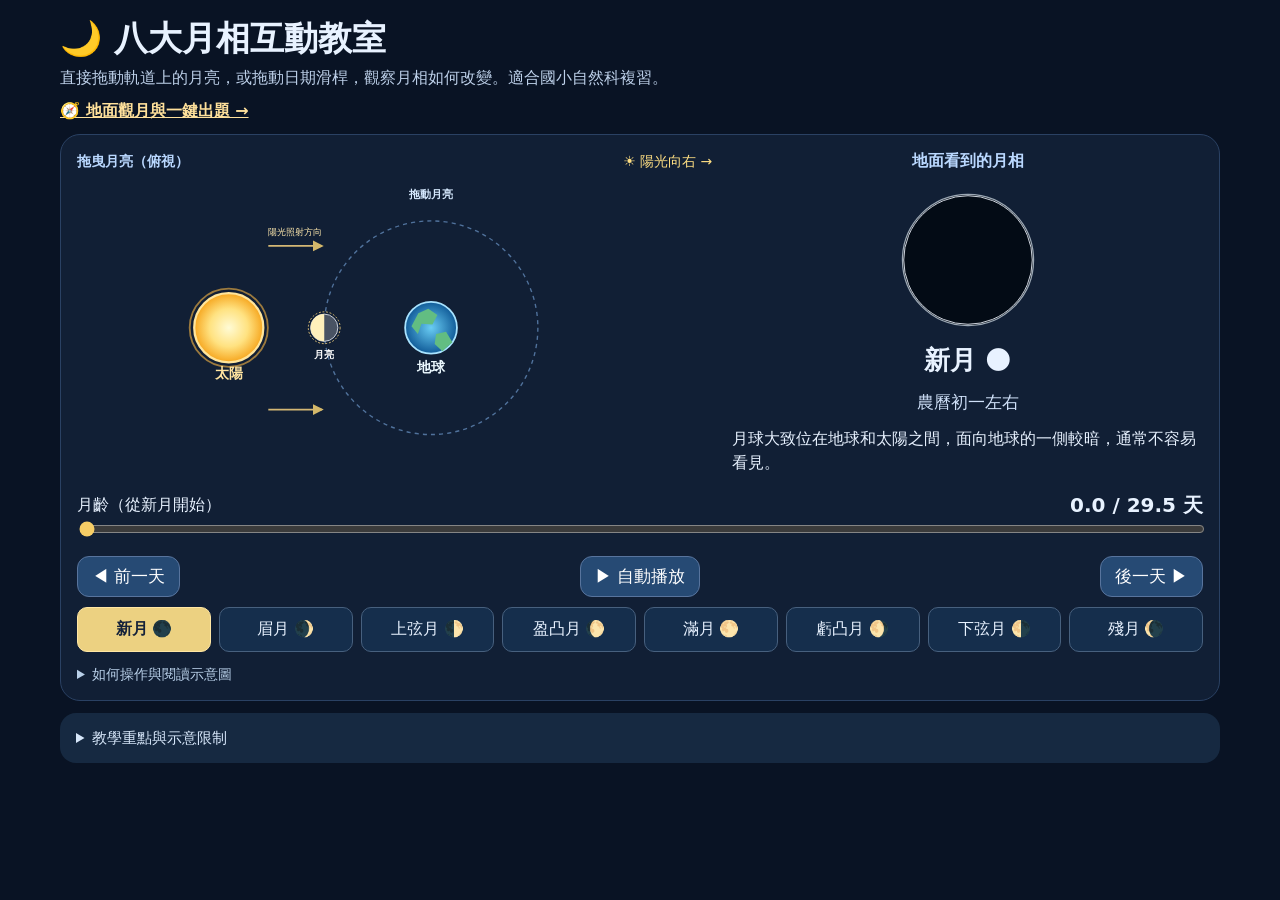
<file: index.html>
<!doctype html><html lang="zh-Hant"><head><meta charset="UTF-8"><meta name="viewport" content="width=device-width,initial-scale=1"><title>八大月相｜互動自然課</title><link rel="stylesheet" href="./assets/styles.css"></head><body class="orbit-page"><main class="wrap"><h1>🌙 八大月相互動教室</h1><p class="sub">直接拖動軌道上的月亮，或拖動日期滑桿，觀察月相如何改變。適合國小自然科複習。</p><p class="page-link"><a style="color:#ffe19b;font-weight:bold" href="./sky.html">🧭 地面觀月與一鍵出題 →</a></p><div class="layout"><section class="panel"><div class="bar"><span class="tag">拖曳月亮（俯視）</span><span class="sun">☀ 陽光向右 →</span></div><div class="orbit"><svg viewBox="0 0 920 660" role="img" aria-label="左邊是太陽，中間偏右是地球，月亮可沿著地球周圍軌道拖曳。">
<defs><radialGradient id="earthG"><stop stop-color="#69cdf4"/><stop offset="1" stop-color="#115c99"/></radialGradient><radialGradient id="sunG"><stop stop-color="#fffbd5"/><stop offset=".55" stop-color="#ffe281"/><stop offset="1" stop-color="#f6a720"/></radialGradient><marker id="arrow" markerWidth="8" markerHeight="8" refX="5" refY="3" orient="auto"><path d="M0 0L6 3L0 6Z" fill="#ffda76"/></marker></defs>
<circle cx="540" cy="325" r="235" fill="none" stroke="#50729c" stroke-dasharray="9 9" stroke-width="3"/>
<g><circle cx="95" cy="325" r="76" fill="url(#sunG)" stroke="#ffe59b" stroke-width="5"/><circle cx="95" cy="325" r="86" fill="none" stroke="#f9b845" stroke-width="4" opacity=".6"/><text x="95" y="435" text-anchor="middle" fill="#ffe4a0" font-size="31" font-weight="bold">太陽</text></g>
<g stroke="#ffd983" stroke-width="4" opacity=".82" marker-end="url(#arrow)"><path d="M182 145H300"/><path d="M182 505H300"/></g><text x="240" y="120" text-anchor="middle" fill="#ffe9ae" font-size="20">陽光照射方向</text>
<g><circle cx="540" cy="325" r="57" fill="url(#earthG)" stroke="#a8e3ff" stroke-width="4"/><path d="M512 293l22-10 20 14-11 21-24-2-8 23-14-17zM551 339l22-5 14 23-22 20-17-16z" fill="#62bd82"/><text x="540" y="422" text-anchor="middle" fill="#ecf9ff" font-size="30" font-weight="bold">地球</text></g>
<text x="540" y="39" text-anchor="middle" fill="#d7eaff" font-size="24" font-weight="bold">拖動月亮</text>
<g id="moonOrbit"></g>
</svg></div><details class="legend"><summary>如何操作與閱讀示意圖</summary><p>可以用滑鼠或手指直接拖動月球。重點看三個天體的相對位置：太陽固定畫在左側，地球在中央偏右，月球沿圓形軌道繞地球公轉。黃色箭頭表示陽光照射的方向；此圖沒有標示東南西北，也不代表地面天空的方位。</p></details></section><section class="panel"><div class="tag">地面看到的月相</div><svg class="moonview" viewBox="0 0 220 220"><defs><clipPath id="clipMoon"><circle cx="110" cy="110" r="101"/></clipPath></defs><circle cx="110" cy="110" r="103" fill="#030b15" stroke="#9ba7b3" stroke-width="2"/><g id="moonLight" clip-path="url(#clipMoon)"></g><circle cx="110" cy="110" r="101" fill="none" stroke="#d7dce5" stroke-width="1.5"/></svg><div id="phase" class="phase">新月 🌑</div><div id="lunar" class="date">農曆初一左右</div><p id="description" class="desc"></p><div class="controls"><div class="bar"><label for="day">月齡（從新月開始）</label><strong class="days"><span id="dayVal">0</span> / 29.5 天</strong></div><input id="day" aria-label="調整月齡" type="range" min="0" max="29.5" value="0" step="0.1"><div class="bar" style="margin-top:15px"><button class="button" id="back">◀ 前一天</button><button class="button" id="play">▶ 自動播放</button><button class="button" id="next">後一天 ▶</button></div><div class="chips" id="chips"></div></div></section></div><details class="note"><summary>教學重點與示意限制</summary><strong>先記住五個重點：</strong>① 太陽照亮月球的一半，不是月球自己發光。② 月球繞地球公轉，我們看見受光部分的比例因此變化。③ 上弦月通常是<strong>右半邊亮</strong>、下弦月通常是<strong>左半邊亮</strong>（以臺灣常見的觀察方向示意）。④ 新月時月球大致在太陽與地球之間；滿月時地球大致在太陽和月球中間，但月球通常不會進入地球影子；進入地影才可能發生月食。⑤ 請觀察圖中<strong>三個天體的相對位置</strong>，不用記東南西北。<br><strong>注意：</strong>農曆日期僅為概略對照，實際月相時刻會因月份而不同；圖形大小、距離與光線均未按真實比例繪製。</details></main><script src="./assets/phases.js" defer></script><script src="./assets/app.js" defer></script></body></html>
</file>
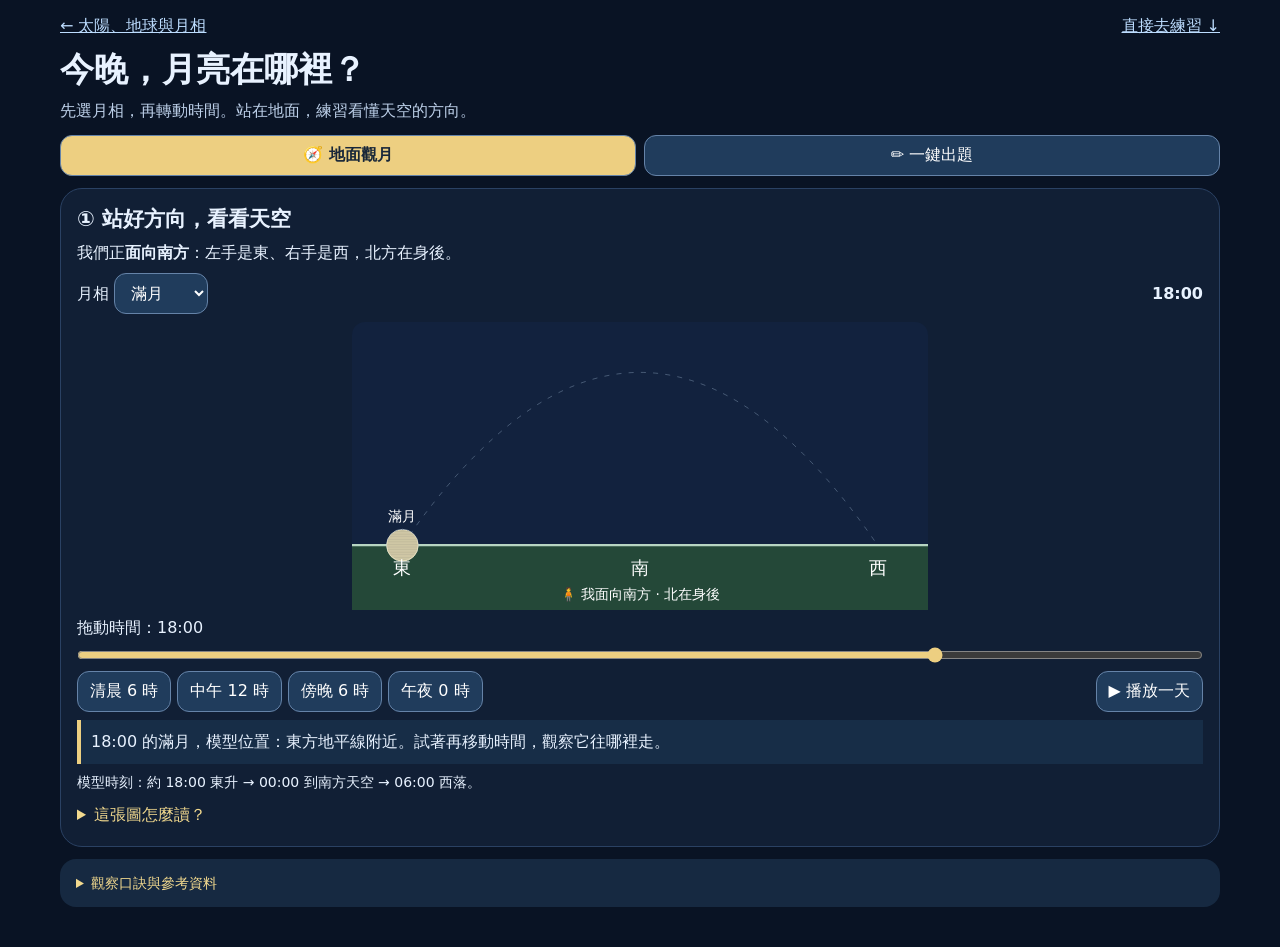
<file: sky.html>
<!doctype html>
<html lang="zh-Hant"><head><meta charset="utf-8"><meta name="viewport" content="width=device-width,initial-scale=1"><title>地面觀月與一鍵出題｜八大月相</title><link rel="stylesheet" href="./assets/styles.css"><link rel="stylesheet" href="./assets/sky.css"><script src="./assets/sky.js" defer></script><script src="./assets/layout.js" defer></script></head>
<body class="sky-page"><main class="wrap"><nav><a href="./index.html">← 太陽、地球與月相</a><a href="#quiz">直接去練習 ↓</a></nav><p class="tag">小小觀月員 · 地面視角</p><h1>今晚，月亮在哪裡？</h1><p class="sub">先選月相，再轉動時間。站在地面，練習看懂天空的方向。</p>
<div class="mode-switch" role="group" aria-label="學習模式"><button id="observeMode" aria-pressed="true">🧭 地面觀月</button><button id="quizMode" aria-pressed="false">✏️ 一鍵出題</button></div><section id="observe" class="panel"><h2>① 站好方向，看看天空</h2><p>我們正<strong>面向南方</strong>：左手是東、右手是西，北方在身後。</p><div class="bar"><label>月相 <select id="skyPhase"><option value="0">新月</option><option value="1">眉月</option><option value="2">上弦月</option><option value="3">盈凸月</option><option value="4" selected>滿月</option><option value="5">虧凸月</option><option value="6">下弦月</option><option value="7">殘月</option></select></label><strong id="clock"></strong></div>
<svg id="sky" viewBox="0 0 800 400" role="img" aria-labelledby="skyTitle"><title id="skyTitle">地面觀月示意</title><rect id="skyBg" width="800" height="400" rx="18" fill="#12223e"/><path d="M70 310 Q400 -170 730 310" fill="none" stroke="#a5bdd6" stroke-dasharray="7 10" opacity=".5"/><path d="M0 310H800V400H0Z" fill="#244838"/><path d="M0 310H800" stroke="#b7d5c2" stroke-width="3"/><g id="skyMoon"></g><g fill="#fff" font-size="25" text-anchor="middle"><text x="70" y="350">東</text><text x="400" y="350">南</text><text x="730" y="350">西</text><text x="400" y="385" font-size="19">🧍 我面向南方 · 北在身後</text></g></svg>
<label for="hour">拖動時間：<span id="timeText"></span></label><input id="hour" type="range" min="0" max="23.5" step="0.5" value="18"><div class="bar"><div class="quick"><button data-hour="6">清晨 6 時</button><button data-hour="12">中午 12 時</button><button data-hour="18">傍晚 6 時</button><button data-hour="0">午夜 0 時</button></div><button id="skyPlay">▶ 播放一天</button></div><p id="skyStatus" class="explain" aria-live="polite"></p><p id="schedule"></p><details><summary>這張圖怎麼讀？</summary><p>虛線是簡化的東升西落路徑。月亮在地平線下時不畫出來；新月只標示位置，通常看不見。白天月亮在地平線上，也不一定容易看見。</p><p>此模型把每種月相固定住，只練習一天中的大致位置；真實月相也會隨時間慢慢變化。圖中南方為課堂簡化模型，實際升落方位、最高位置與高度會隨日期及觀測地點改變，並非臺灣即時星圖。</p></details></section>
<section id="quiz" class="panel quiz" hidden><p class="tag">② 想一想，再選答案</p><h2>一鍵出題練習室</h2><p>方位題都依照上面的簡化模型，不需要背真實天文時刻。</p><div class="bar"><label>題目類型 <select id="category"><option value="all">綜合練習</option><option value="direction">月相 × 時間 × 方位</option><option value="compass">東西南北</option><option value="concept">月相小知識</option></select></label><label>呈現方式 <select id="format"><option value="all">圖文混合</option><option value="image">只出看圖題</option><option value="text">只出文字題</option></select></label><button id="newQuestion" class="primary">✨ 一鍵出題</button></div><p id="bankCount" class="legend"></p><p id="score">本輪答對 0 / 已答 0 題</p><h3 id="question" tabindex="-1">按「一鍵出題」，開始挑戰！</h3><div id="questionImage" hidden></div><div id="answers" class="answers"></div><p id="feedback" class="explain" aria-live="polite"></p><button id="showModel" hidden>🔎 到天空驗證這一題</button><button id="resetScore">重新計分</button><p class="legend">題目抽完一輪前不重複。每題只計第一次作答，成績只保留在本次頁面中。</p></section>
<details class="note"><summary>觀察口訣與參考資料</summary><strong>觀察口訣：</strong>先看月相，再看時間，最後判斷方向。月亮的東升西落主要與地球自轉有關；月相的循環則與月球繞地球公轉有關。<p>延伸閱讀：<a href="https://science.nasa.gov/moon/moon-phases/" target="_blank" rel="noopener">NASA 月相介紹</a> · <a href="https://spaceplace.nasa.gov/moon-phases/en/" target="_blank" rel="noopener">NASA 兒童月相教學</a></p></details></main></body></html>
</file>
<file: assets/styles.css>
:root{font-family:'Microsoft JhengHei','Noto Sans TC',system-ui,sans-serif;color:#e8f2ff;background:#091324}*{box-sizing:border-box}body{margin:0}.wrap{max-width:1500px;margin:auto;padding:22px 24px 40px}h1{font-size:clamp(30px,3.4vw,48px);margin:0 0 10px}.sub{color:#bdd0e9;font-size:18px;margin:0 0 23px}.layout{display:grid;grid-template-columns:minmax(480px,1.4fr) minmax(340px,1fr);gap:22px}.panel{background:#111f35;border:1px solid #2a4163;border-radius:22px;padding:24px}.orbit{position:relative;min-height:610px;display:grid;place-items:center}.orbit svg{width:100%;max-width:920px;height:auto;touch-action:none}#moonOrbit{cursor:grab}#moonOrbit:active{cursor:grabbing}.tag{font-weight:bold;color:#bad8ff}.sun{font-size:22px;color:#ffdf83}.moonview{width:210px;height:210px;display:block;margin:14px auto}.phase{font-size:34px;font-weight:800;text-align:center;margin:4px}.date{text-align:center;font-size:22px;color:#d0e1f9}.desc{font-size:20px;line-height:1.8;margin-top:22px}.controls{margin-top:22px}.controls input{width:100%;accent-color:#f6cd66}.bar{display:flex;justify-content:space-between;align-items:center;gap:12px;flex-wrap:wrap}.button{background:#264a74;border:1px solid #58749d;color:white;border-radius:12px;padding:11px 20px;font-size:17px;cursor:pointer}.button:hover{background:#35618f}.days{font-size:20px;font-weight:bold}.chips{display:grid;grid-template-columns:repeat(4,1fr);gap:8px;margin-top:15px}.chips button{padding:11px 4px;border:1px solid #47607e;color:#e8f2ff;background:#152e4c;border-radius:10px;font-size:16px;cursor:pointer}.chips button.active{background:#ecd181;color:#16233a;font-weight:bold;border-color:#ffe6a4}.note{margin-top:20px;padding:20px 24px;border-radius:16px;background:#162941;font-size:18px;line-height:1.75;color:#d7e7fa}.legend{font-size:16px;color:#b8cfe8;margin-top:10px}.direction{font-size:20px;font-weight:800;fill:#f1f7ff}.orb-label{fill:#e4ebf7;font-size:15px}.earth-label{fill:#eaf5ff;font-size:18px;font-weight:700}@media(max-width:1000px){.layout{grid-template-columns:1fr}.orbit{min-height:400px}}@media(max-width:570px){.wrap{padding:12px}.panel{padding:15px}.chips{grid-template-columns:repeat(2,1fr)}.moonview{width:160px;height:160px}.desc{font-size:17px}.orbit{min-height:300px}}/* Keep the orbit and observed moon on the same visual row. */
.orbit-page .wrap,.sky-page .wrap{max-width:1200px;padding:16px 20px 28px}
.orbit-page h1,.sky-page h1{font-size:clamp(25px,3vw,34px);margin:0 0 6px}
.orbit-page .sub,.sky-page .sub{font-size:16px;margin:0 0 12px}
.page-link{margin:0 0 12px}.layout{gap:16px}
.orbit-page .layout{display:grid;grid-template-columns:minmax(0,1.35fr) minmax(0,1fr);background:#111f35;border:1px solid #2a4163;border-radius:20px;padding:16px;gap:8px 20px}
.orbit-page .layout>.panel{display:contents}
.orbit-page .layout>.panel:first-child>.bar{grid-column:1;grid-row:1;font-size:14px}
.orbit-page .layout>.panel:nth-child(2)>.tag{grid-column:2;grid-row:1;align-self:center;text-align:center}
.orbit-page .orbit{grid-column:1;grid-row:2 / 6;min-height:0;height:300px}
.orbit-page .orbit svg{height:100%;width:100%}
.orbit-page .moonview{grid-column:2;grid-row:2;width:140px;height:140px;margin:10px auto 0}
.orbit-page .phase{grid-column:2;grid-row:3;font-size:26px;margin:0}
.orbit-page .date{grid-column:2;grid-row:4;font-size:17px}
.orbit-page .desc{grid-column:2;grid-row:5;font-size:16px;line-height:1.5;margin:0;align-self:start}
.orbit-page .controls{grid-column:1 / -1;grid-row:6;margin:4px 0 0}
.orbit-page .legend{grid-column:1 / -1;grid-row:7;font-size:14px;margin:6px 0 0}
.orbit-page .chips{grid-template-columns:repeat(8,minmax(0,1fr));margin-top:10px}
.orbit-page .sun{font-size:14px}.orbit-page .note{font-size:15px;padding:12px 16px;margin-top:12px}
.orbit-page summary{cursor:pointer}.orbit-page .button{padding:8px 14px}
@media(max-width:650px){.orbit-page .wrap,.sky-page .wrap{padding:12px}.orbit-page .layout{padding:10px;gap:6px 10px;grid-template-columns:minmax(0,1.15fr) minmax(0,1fr)}.orbit-page .orbit{height:200px}.orbit-page .moonview{width:88px;height:88px;margin:4px auto 0}.orbit-page .phase{font-size:20px}.orbit-page .date{font-size:14px}.orbit-page .desc{font-size:14px}.orbit-page .tag{font-size:13px}.orbit-page .chips{grid-template-columns:repeat(4,minmax(0,1fr))}.orbit-page .chips button{padding:9px 2px;font-size:14px}.orbit-page .days{font-size:16px}.orbit-page .sub{font-size:14px}.orbit-page .layout>.panel:first-child>.bar{gap:4px}.orbit-page .button{font-size:14px;padding:9px}}
</file>
<file: assets/sky.css>
html{scroll-behavior:smooth}nav{display:flex;justify-content:space-between;gap:16px;margin-bottom:28px}a{color:#bdddff}h2{font-size:26px;margin-top:0}h3{font-size:24px;line-height:1.6}.panel{margin-bottom:24px}p{line-height:1.8}select,button{font:inherit;font-size:17px;border-radius:12px;border:1px solid #6583a8;background:#203c5c;color:#fff;padding:12px;cursor:pointer}button:hover{background:#345a80}button:focus-visible,select:focus-visible,a:focus-visible,input:focus-visible{outline:3px solid #ffe193;outline-offset:4px}button:disabled{cursor:default;opacity:.75}.primary{background:#edcf81;color:#182739;font-weight:bold}.quick{display:flex;flex-wrap:wrap;gap:8px}#sky{width:100%;max-height:480px;margin:20px 0}#hour{width:100%;margin:20px 0;accent-color:#edcf81}.explain{border-left:4px solid #edcf81;background:#172d47;padding:16px;min-height:54px}.answers{display:grid;grid-template-columns:repeat(2,minmax(0,1fr));gap:12px}.answers button{text-align:left;min-height:64px}.answers .correct{background:#245f43;border-color:#85e5ac}.answers .wrong{background:#743a40;border-color:#ffa8ad}details{line-height:1.8}summary{cursor:pointer;color:#f2d98e}#score{color:#edcf81}#resetScore{margin:10px}#quiz{scroll-margin-top:16px}@media(max-width:570px){nav{flex-wrap:wrap}.answers{grid-template-columns:1fr}h3{font-size:21px}.bar{align-items:flex-start}select{max-width:100%}}
#questionImage{margin:20px auto;max-width:520px}#questionImage svg{width:100%;max-height:300px}
[hidden]{display:none!important}.sky-page nav{margin-bottom:10px}.sky-page .wrap>.tag{display:none}.sky-page h2{font-size:21px;margin-bottom:8px}.sky-page h3{font-size:21px;line-height:1.4;margin:10px 0}.sky-page .panel{padding:16px;margin-bottom:12px}.sky-page p{margin:8px 0;line-height:1.5}.mode-switch{display:flex;gap:8px;margin:12px 0}.mode-switch button{flex:1}.mode-switch [aria-pressed=true]{background:#edcf81;color:#182739;font-weight:bold}.sky-page #sky{display:block;height:clamp(180px,32vh,300px);margin:8px auto;width:100%}.sky-page #hour{margin:8px 0}.sky-page .explain{min-height:0;padding:10px;font-size:16px}.sky-page #schedule{font-size:14px}.sky-page select,.sky-page button{padding:9px 12px;font-size:16px}.sky-page #questionImage{margin:8px auto;max-width:400px}.sky-page #questionImage svg{display:block;max-height:190px}.sky-page .answers{gap:8px}.sky-page .answers button{min-height:46px}.sky-page .quiz>.tag{display:none}.sky-page .note{font-size:14px;padding:12px 16px;margin:12px 0}.sky-page #bankCount,.sky-page #score{display:inline-block;margin:8px 12px 6px 0;font-size:14px}.sky-page #resetScore{font-size:14px;margin:4px}.sky-page .legend{font-size:13px}.sky-page .quick{gap:6px}.sky-page .quiz>.bar{justify-content:flex-start;gap:8px 14px}.sky-page .quiz>.bar label{display:flex;align-items:center;gap:6px}
@media(max-width:650px){.sky-page .answers{grid-template-columns:repeat(2,minmax(0,1fr))}.sky-page .quick{display:grid;grid-template-columns:repeat(2,1fr)}.sky-page .panel{padding:12px}.sky-page .sub{font-size:14px}.sky-page #sky{height:190px}.sky-page #questionImage svg{max-height:150px}.sky-page select,.sky-page button{font-size:14px;padding:9px}.sky-page h3{font-size:18px}.sky-page .quiz>.bar label{font-size:14px}.sky-page .explain{font-size:14px}}
</file>
